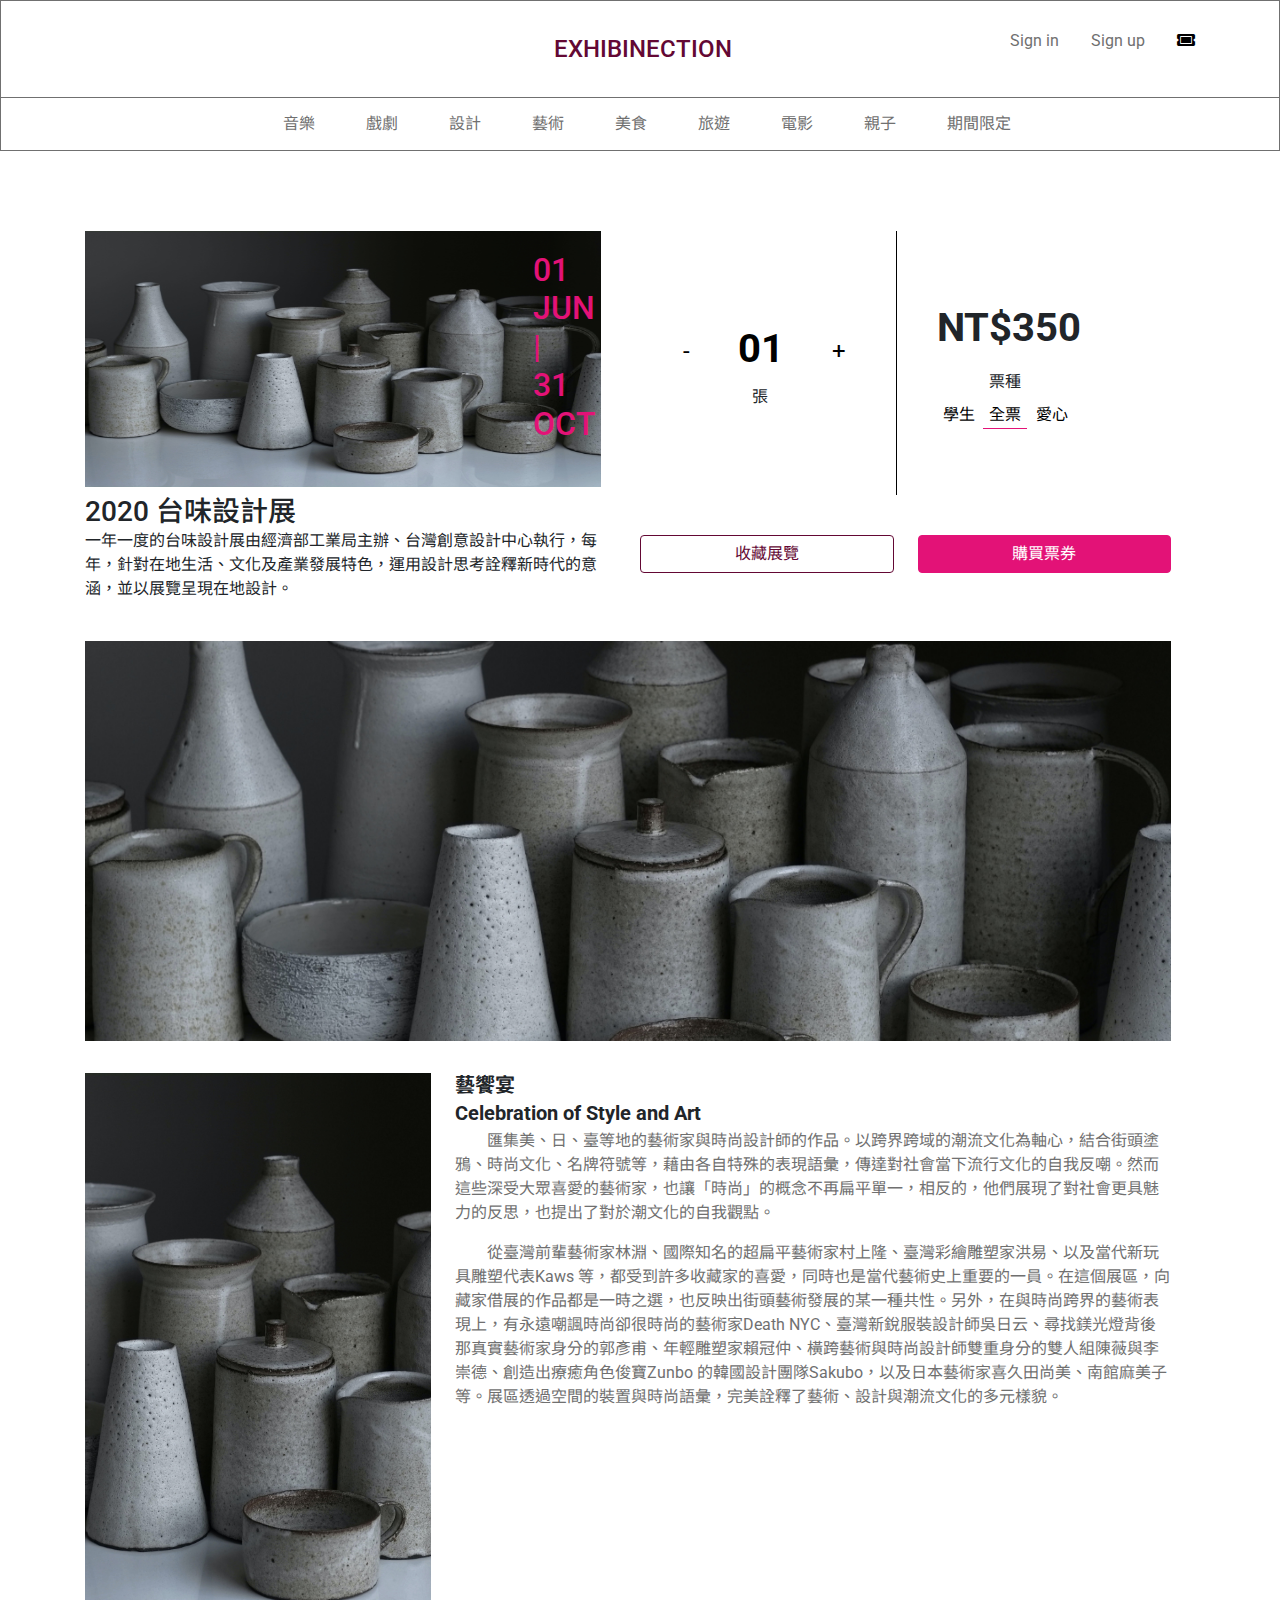
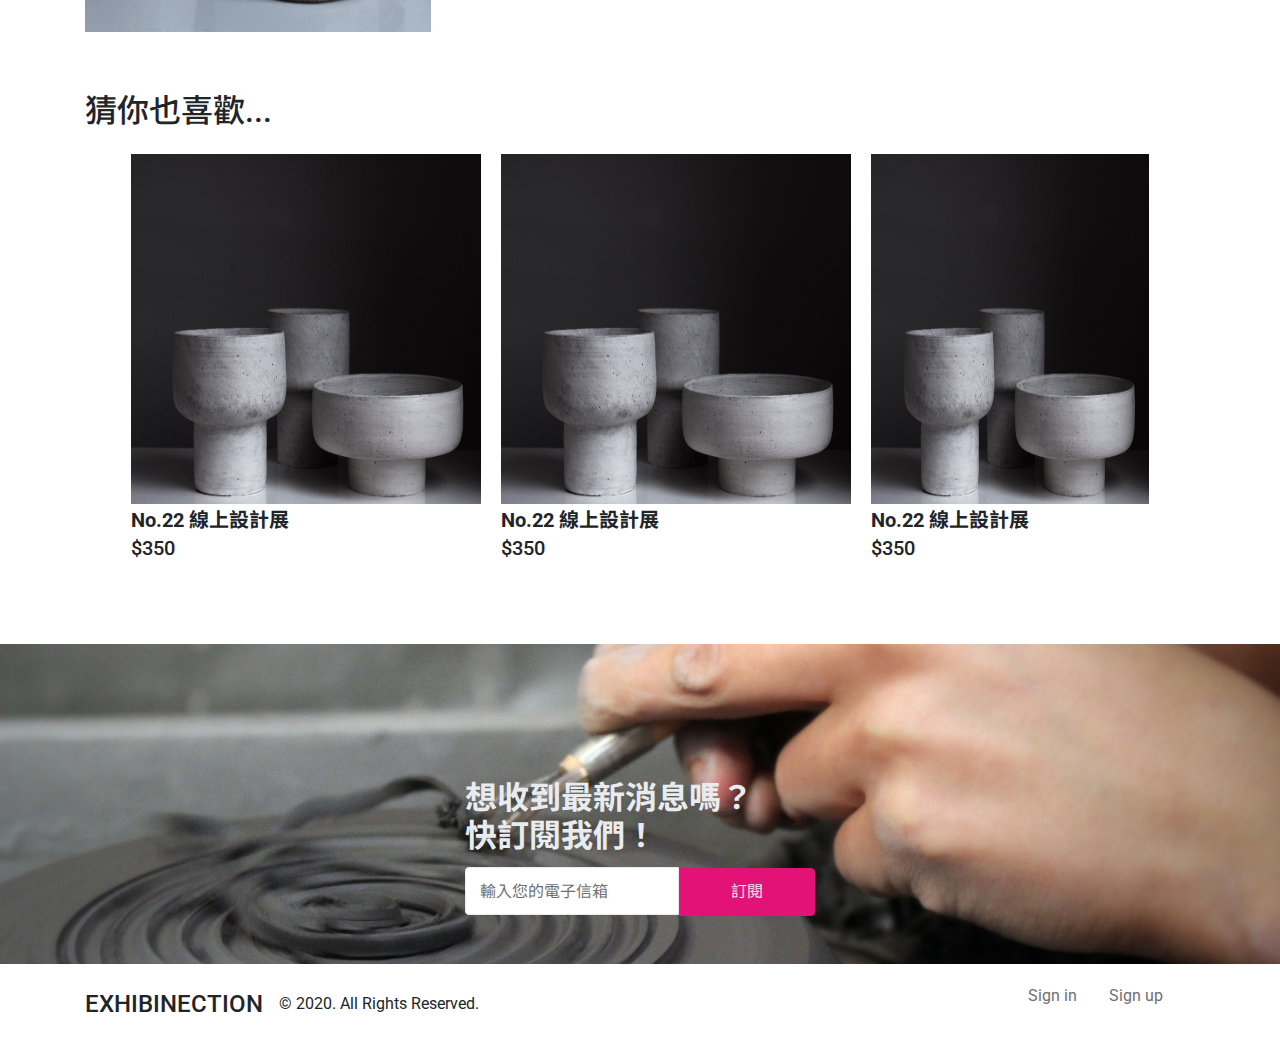
<file: detail.html>
<!DOCTYPE html>
<html lang="en">

  <head>
    <meta charset="UTF-8">
    <meta name="viewport" content="width=device-width, initial-scale=1.0">
    <meta http-equiv="X-UA-Compatible" content="ie=edge">
    <title>購票網首頁</title>
    <link rel="stylesheet" href="https://cdnjs.cloudflare.com/ajax/libs/font-awesome/5.13.0/css/all.min.css" />
    <link href="https://fonts.googleapis.com/css2?family=Noto+Sans+TC:wght@300;400;500;700&family=Roboto:wght@400;500;700&display=swap" rel="stylesheet">
    <link rel="stylesheet" href="./assets/style/all.css">
  </head>

  <body>
<header class="header">
  <nav class="border-info">
    <div class=" title wrap d-flex pt7 pb7 justify-content-center align-items-center">
      <div class="col-7 d-flex justify-content-end">
        <h1 class="text-sm text-primary d-flex">
          <a href="index.html" class="text-primary">EXHIBINECTION</a>
          </h1>
      </div>
      <div class="col-5  d-flex justify-content-end">
        <div class="d-flex justify-content-between">
          <ul class="d-flex justify-content-between">
            <li><a href="#" class="link-info pr8">Sign in</a></li>
            <li><a href="#" class="link-info pr8">Sign up</a></li>
            <li><a href="#" class="link-dark"><i class="fas fa-ticket-alt position-relative"></i></a></li>
          </ul>
        </div>
      </div>
    </div>
  </nav>
  <div class="border-info border-top-0 border-left-0 border-right-0 d-flex">
    <ul class="header-menu wrap d-flex justify-content-center pt14 pb14">
      <li><a href="#" class="link-info mr18">音樂</a></li>
      <li><a href="#" class="link-info mr18">戲劇</a></li>
      <li><a href="#" class="link-info mr18">設計</a></li>
      <li><a href="product.html" class="link-info mr18">藝術</a></li>
      <li><a href="#" class="link-info mr18">美食</a></li>
      <li><a href="#" class="link-info mr18">旅遊</a></li>
      <li><a href="#" class="link-info mr18">電影</a></li>
      <li><a href="#" class="link-info mr18">親子</a></li>
      <li><a href="#" class="link-info mr18">期間限定</a></li>
    </ul>
  </div>
</header>

    <div class="detail">
    <div class="wrap">
        <div class="row pt20">
                <div class="position-relative w-540 mb2">
                    <img class="productImg" src="./assets/images/index-1.jpg" alt="">
                    <h2 class="aaa position-absolute text-danger">01<br>JUN<br>|<br>31<br>OCT</h2>    
                </div>
                    <div class="col-3 d-flex flex-column justify-content-center border-right pl16 pr13">
                <div class="d-flex align-items-center">
                    <button class="text-sm ticket-num">-</button>
                    <input class="text-xl font-weight-bold ticket-num-word ticket-num" type="text" name="" id="" value="01">
                    <button class="text-sm ticket-num">+</button>
                </div>    
                <div class="text-center text-normal">張</div>
            </div>
            <div class="col-2 pl10 d-flex flex-column justify-content-center">
                <div class="mb3 text-xl d-flex align-items-center font-weight-bold">
                    NT$350
                </div>    
                <div class="text-center mb2 text-normal">票種</div>
                <div class="d-flex justify-content-between">
                    <button class="ticket-num text-normal">學生</button>
                    <button class="ticket-num text-normal border-bottom-danger">全票</button>
                    <button class="ticket-num text-normal">愛心</button>
                </div>   
            </div>
            <div class="row mb10">
                <div class="col-6">
                    <h3>2020 台味設計展</h3>
                    <p>一年一度的台味設計展由經濟部工業局主辦、台灣創意設計中心執行，每年，針對在地生活、文化及產業發展特色，運用設計思考詮釋新時代的意涵，並以展覽呈現在地設計。</p>
                </div>
                <div class="pt10 col-3 justify-content-end align-items-end">
                    <button class="btn btn-outline-primary w-100">收藏展覽</button>
                </div>
                <div class="pt10 col-3 justify-content-end align-items-end">
                    <button class="btn btn-danger w-100">購買票券</button>
                </div>
            </div>
            <div class="row mb8">
                <img class="h-400 obj-fit-cover" src="./assets/images/index-1.jpg" alt="">
            </div>
            <div class="row">
                <div class="col-4">
                    <img class="h-559 obj-fit-cover" src="./assets/images/index-1.jpg" alt="">
                </div>
                <div class="col-8">
                    <h3 class="text-xs font-weight-bold mb1">藝饗宴</h3>
                    <h3 class="text-xs font-weight-bold mb1">​Celebration of Style and Art</h3>
                    <p class="text-info mb4 text-indent-2">匯集美、日、臺等地的藝術家與時尚設計師的作品。以跨界跨域的潮流文化為軸心，結合街頭塗鴉、時尚文化、名牌符號等，藉由各自特殊的表現語彙，傳達對社會當下流行文化的自我反嘲。然而這些深受大眾喜愛的藝術家，也讓「時尚」的概念不再扁平單一，相反的，他們展現了對社會更具魅力的反思，也提出了對於潮文化的自我觀點。</p>
                    <p class="text-info mb4 text-indent-2">從臺灣前輩藝術家林淵、國際知名的超扁平藝術家村上隆、臺灣彩繪雕塑家洪易、以及當代新玩具雕塑代表Kaws 等，都受到許多收藏家的喜愛，同時也是當代藝術史上重要的一員。在這個展區，向藏家借展的作品都是一時之選，也反映出街頭藝術發展的某一種共性。另外，在與時尚跨界的藝術表現上，有永遠嘲諷時尚卻很時尚的藝術家Death NYC、臺灣新銳服裝設計師吳日云、尋找鎂光燈背後那真實藝術家身分的郭彥甫、年輕雕塑家賴冠仲、橫跨藝術與時尚設計師雙重身分的雙人組陳薇與李崇德、創造出療癒角色俊寶Zunbo 的韓國設計團隊Sakubo，以及日本藝術家喜久田尚美、南館麻美子等。展區透過空間的裝置與時尚語彙，完美詮釋了藝術、設計與潮流文化的多元樣貌。</p>
                </div>
            </div>
        </div>
    </div>
</div>



    <div class="preference">
      <div class="wrap pt15 pb15">
          <h2 class="mb6">猜你也喜歡...</h2>
          <div class="row">
              <ul class="d-flex justify-content-center">
                <li class=" col-4">
                  <img src="assets/images/img-3.jpg" class="mb1" alt="線上展覽">
                  <h5 class="font-weight-bold text-xs mb1">No.22 線上設計展</h5>
                  <h6 class="text-xs">$350</h6>
                </li>
                <li class=" col-4">
                    <img src="assets/images/img-3.jpg" class="mb1" alt="線上展覽">
                    <h5 class="font-weight-bold text-xs mb1">No.22 線上設計展</h5>
                    <h6 class="text-xs">$350</h6>
                </li>
                <li class="col-3">
                    <img src="assets/images/img-3.jpg" class="mb1" alt="線上展覽">
                    <h5 class="font-weight-bold text-xs mb1">No.22 線上設計展</h5>
                    <h6 class="text-xs">$350</h6>
                </li>
              </ul>
          </div>
      </div>
  </div>
    <footer class="footer">
      <div class="subscripe d-flex flex-column justify-content-end">
        <div class="wrap">
          <h3 class="mb3 text-lg font-weight-bold text-light">想收到最新消息嗎？<br>快訂閱我們！</h3>
          <div class="mail d-flex mb12">
            <form action="subscribe.do" method="get">
              <input type="email" name="email" placeholder="輸入您的電子信箱">
              <input type="submit" class="text-light" value="訂閱">
            </form>
          </div>
        </div>
      </div>
      <div class="wrap copyrigt d-flex align-items-center justify-content-between">
        <div class="pt7 pb7 d-flex">
          <h4 class="line-high1 mr4 text-sm">EXHIBINECTION</h4>
          <p>© 2020. All Rights Reserved.</p>
        </div>
        <ul class="d-flex justify-content-between">
          <li><a href="#" class="link-info pr8">Sign in</a></li>
          <li><a href="#" class="link-info pr8">Sign up</a></li>
        </ul>
      </div>
    </footer>

    <script src="./assets/js/vendors.js"></script>
    <script src="./assets/js/all.js"></script>
  </body>

</html>

<div class="cart-list bg-dark p8 position-absolute">
  <h2 class="text-white mb3">Cart List</h2>
  <div class="cart-item-detail mb7">
      <div class="cart-item bg-white mb3">
          <div class="row pl1 pt1"><i class="fas fa-times"></i></div>
          <div class="row cart-info">
              <div class="col-4">
                  <img class="img-sm" src="./assets/images/index-1.jpg" alt="">
              </div>
              
              <div class=" col-5 flex-column">
                  <h5 class="text-normal font-weight-bold mb1">2020 台味設計展</h5>
                  <p class="text-normal mb1">01 JUN — 31 OCT</p>
                  <p class="text-secondary mb3">全票</p>
                  <p class="text-xs font-weight-bold">NT$350</p>
              </div>
              <div class="col-3">
                  <div class="d-flex align-items-center">
                      <button class="text-sm ticket-num">-</button>
                      <input class="text-sm font-weight-bold ticket-num-word ticket-num" type="text" name="" id="" value="01" size="2">
                      <button class="text-sm ticket-num">+</button>
                  </div>
              </div>
          </div>
      </div>

      <div class="cart-item bg-white mb3">
          <div class="row pl1 pt1"><i class="fas fa-times"></i></div>
          <div class="row cart-info">
              <div class="col-4">
                  <img class="img-sm" src="./assets/images/index-1.jpg" alt="">
              </div>
              
              <div class=" col-5 flex-column">
                  <h5 class="text-normal font-weight-bold mb1">2020 台味設計展</h5>
                  <p class="text-normal mb1">01 JUN — 31 OCT</p>
                  <p class="text-secondary mb3">全票</p>
                  <p class="text-xs font-weight-bold">NT$350</p>
              </div>
              <div class="col-3">
                  <div class="d-flex align-items-center">
                      <button class="text-sm ticket-num">-</button>
                      <input class="text-sm font-weight-bold ticket-num-word ticket-num" type="text" name="" id="" value="01" size="2">
                      <button class="text-sm ticket-num">+</button>
                  </div>
              </div>
          </div>
      </div>

      <div class="cart-item bg-white mb3">
          <div class="row pl1 pt1"><i class="fas fa-times"></i></div>
          <div class="row cart-info">
              <div class="col-4">
                  <img class="img-sm" src="./assets/images/index-1.jpg" alt="">
              </div>
              
              <div class=" col-5 flex-column">
                  <h5 class="text-normal font-weight-bold mb1">2020 台味設計展</h5>
                  <p class="text-normal mb1">01 JUN — 31 OCT</p>
                  <p class="text-secondary mb3">全票</p>
                  <p class="text-xs font-weight-bold">NT$350</p>
              </div>
              <div class="col-3">
                  <div class="d-flex align-items-center">
                      <button class="text-sm ticket-num">-</button>
                      <input class="text-sm font-weight-bold ticket-num-word ticket-num" type="text" name="" id="" value="01" size="2">
                      <button class="text-sm ticket-num">+</button>
                  </div>
              </div>
          </div>
      </div>

      <div class="cart-item bg-white mb3">
          <div class="row pl1 pt1"><i class="fas fa-times"></i></div>
          <div class="row cart-info">
              <div class="col-4">
                  <img class="img-sm" src="./assets/images/index-1.jpg" alt="">
              </div>
              
              <div class=" col-5 flex-column">
                  <h5 class="text-normal font-weight-bold mb1">2020 台味設計展</h5>
                  <p class="text-normal mb1">01 JUN — 31 OCT</p>
                  <p class="text-secondary mb3">全票</p>
                  <p class="text-xs font-weight-bold">NT$350</p>
              </div>
              <div class="col-3">
                  <div class="d-flex align-items-center">
                      <button class="text-sm ticket-num">-</button>
                      <input class="text-sm font-weight-bold ticket-num-word ticket-num" type="text" name="" id="" value="01" size="2">
                      <button class="text-sm ticket-num">+</button>
                  </div>
              </div>
          </div>
      </div>
  </div>
  <div class="row align-items-between justify-content-center">
      <div class="col-8 d-flex">
          <h5 class="text-white mr6">小計</h5>
          <h5 class="text-white">NT$1050</h5>
      </div>
      <div class="col-4 d-flex justify-content-end">
          <button class="btn btn-white text-primary">前往結帳</button>
      </div>
  </div>
</div>

<script src="https://code.jquery.com/jquery-3.6.0.slim.js" integrity="sha256-HwWONEZrpuoh951cQD1ov2HUK5zA5DwJ1DNUXaM6FsY=" crossorigin="anonymous"></script>
<script>
$('.fa-ticket-alt').click(function(e) {
  // e.preventDefault();
  $('.cart-list').toggle();
})
</script>
</file>
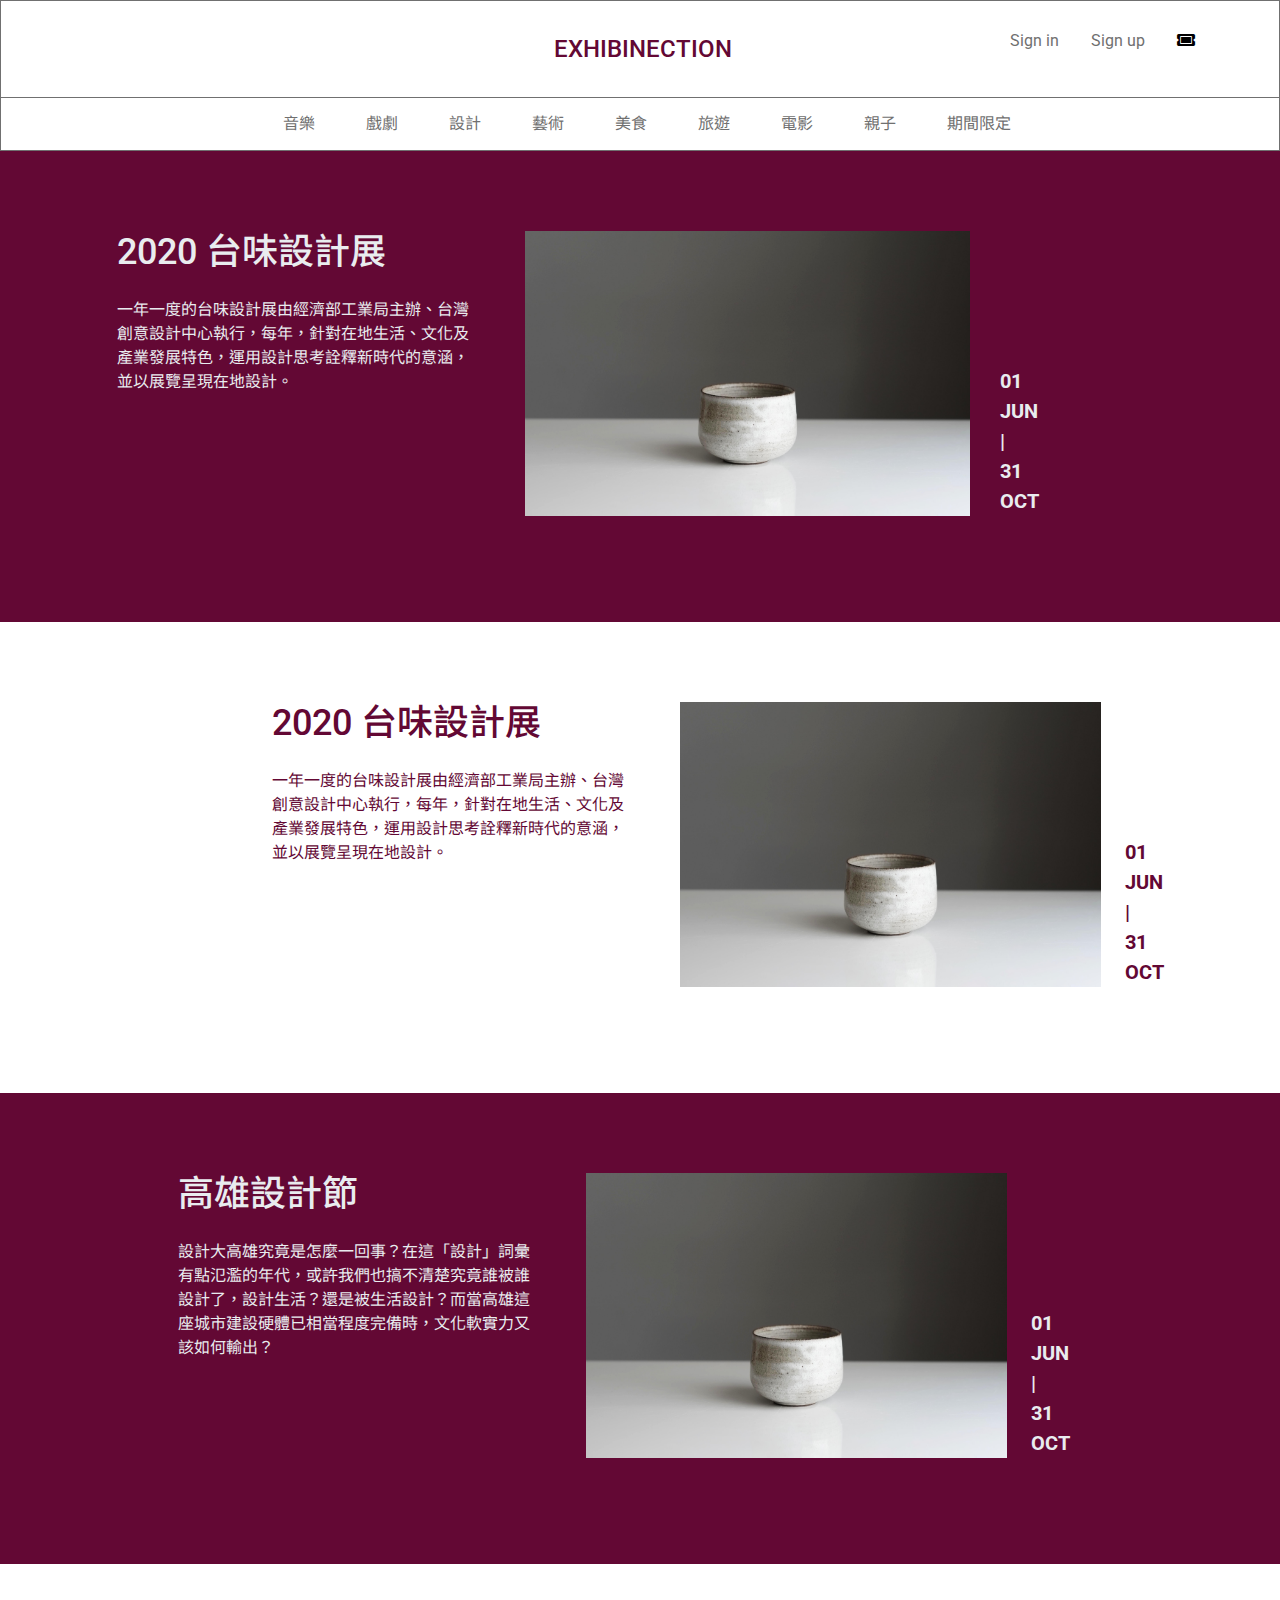
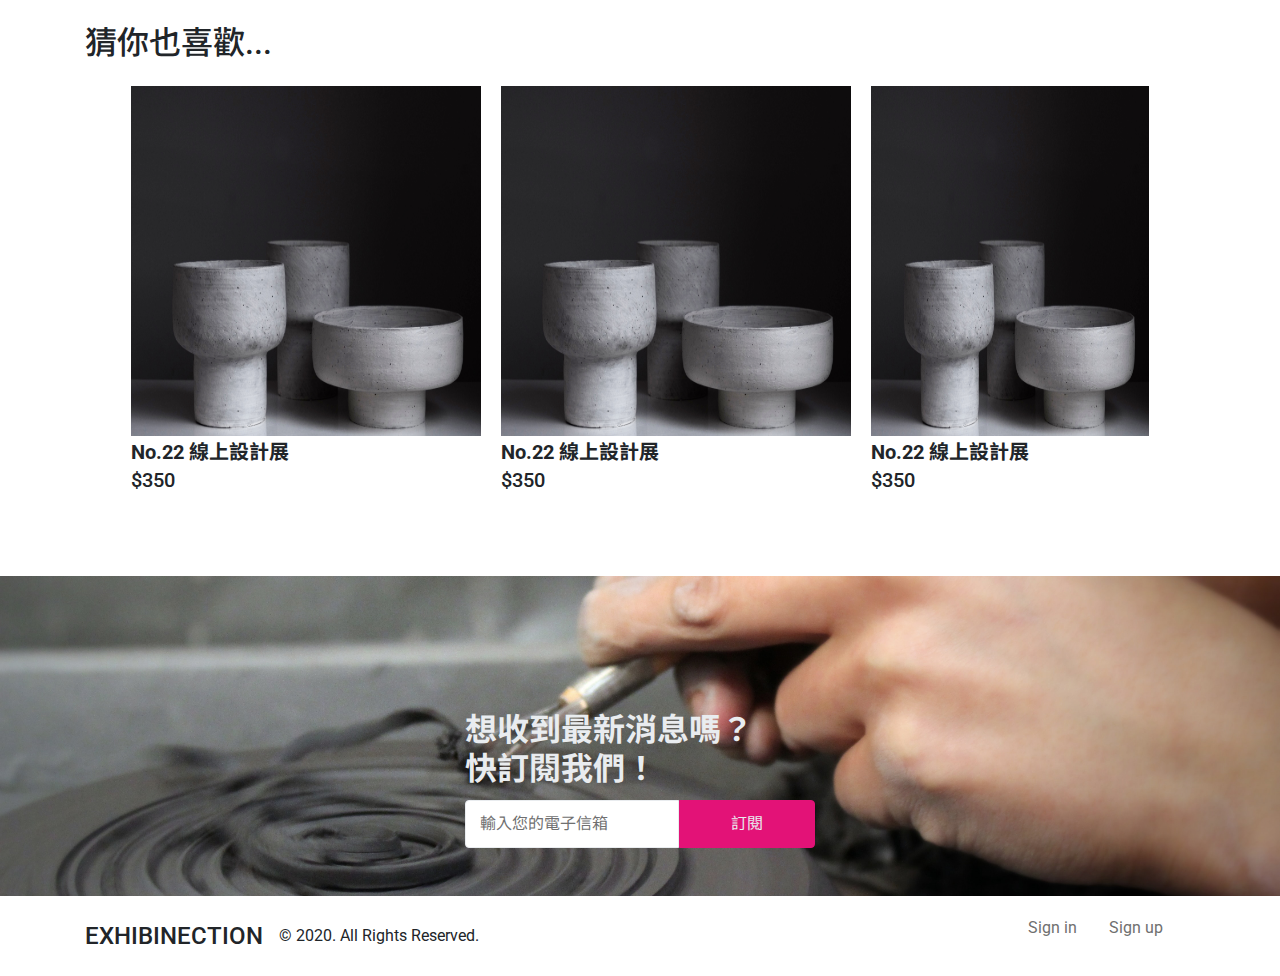
<file: product.html>
<!DOCTYPE html>
<html lang="en">

  <head>
    <meta charset="UTF-8">
    <meta name="viewport" content="width=device-width, initial-scale=1.0">
    <meta http-equiv="X-UA-Compatible" content="ie=edge">
    <title>購票網首頁</title>
    <link rel="stylesheet" href="https://cdnjs.cloudflare.com/ajax/libs/font-awesome/5.13.0/css/all.min.css" />
    <link href="https://fonts.googleapis.com/css2?family=Noto+Sans+TC:wght@300;400;500;700&family=Roboto:wght@400;500;700&display=swap" rel="stylesheet">
    <link rel="stylesheet" href="./assets/style/all.css">
  </head>

  <body>
<header class="header">
  <nav class="border-info">
    <div class=" title wrap d-flex pt7 pb7 justify-content-center align-items-center">
      <div class="col-7 d-flex justify-content-end">
        <h1 class="text-sm text-primary d-flex">
          <a href="index.html" class="text-primary">EXHIBINECTION</a>
          </h1>
      </div>
      <div class="col-5  d-flex justify-content-end">
        <div class="d-flex justify-content-between">
          <ul class="d-flex justify-content-between">
            <li><a href="#" class="link-info pr8">Sign in</a></li>
            <li><a href="#" class="link-info pr8">Sign up</a></li>
            <li><a href="#" class="link-dark"><i class="fas fa-ticket-alt position-relative"></i></a></li>
          </ul>
        </div>
      </div>
    </div>
  </nav>
  <div class="border-info border-top-0 border-left-0 border-right-0 d-flex">
    <ul class="header-menu wrap d-flex justify-content-center pt14 pb14">
      <li><a href="#" class="link-info mr18">音樂</a></li>
      <li><a href="#" class="link-info mr18">戲劇</a></li>
      <li><a href="#" class="link-info mr18">設計</a></li>
      <li><a href="product.html" class="link-info mr18">藝術</a></li>
      <li><a href="#" class="link-info mr18">美食</a></li>
      <li><a href="#" class="link-info mr18">旅遊</a></li>
      <li><a href="#" class="link-info mr18">電影</a></li>
      <li><a href="#" class="link-info mr18">親子</a></li>
      <li><a href="#" class="link-info mr18">期間限定</a></li>
    </ul>
  </div>
</header>

    <div class="product">
    <div class="activity activity-primary banner d-flex">
        <div class="wrap">
            <div class="row pt20 justify-content-center">
                <div class="col-4 mr30">
                    <h2 class="text-xls text-light mb6">2020 台味設計展</h2>
                    <p class="text-normal text-light">一年一度的台味設計展由經濟部工業局主辦、台灣創意設計中心執行，每年，針對在地生活、文化及產業發展特色，運用設計思考詮釋新時代的意涵，並以展覽呈現在地設計。</p>
                </div>
                <div class="col-7 d-flex justify-content-start">
                    <a href="detail.html" class="mr30"><img src="./assets/images/img-1.jpg" alt=""></a>
                    <p class=" text-light d-flex align-items-end text-xs font-weight-bold">
                        01<br>JUN<br> |<br> 31<br> OCT<br>
                    </p>
                </div>


            </div>
        </div>
    </div>
    <div class="activity activity-light banner d-flex">
        <div class="wrap">
            <div class="row pt20 justify-content-end">
                <div class="col-4 mr30">
                    <h2 class="text-xls mb6">2020 台味設計展</h2>
                    <p class="text-normal">一年一度的台味設計展由經濟部工業局主辦、台灣創意設計中心執行，每年，針對在地生活、文化及產業發展特色，運用設計思考詮釋新時代的意涵，並以展覽呈現在地設計。</p>
                </div>
                <img src="./assets/images/img-1.jpg" alt="">
                </a>
                <p class="col-1  d-flex align-items-end text-xs font-weight-bold">
                    01<br>JUN<br> |<br> 31<br> OCT<br>
                </p>
            </div>
        </div>
    </div>
    <div class="activity activity-primary banner d-flex">
        <div class="wrap">
            <div class="row pt20 justify-content-center">
                <div class="col-4 mr30">
                    <h2 class="text-xls text-light mb6">高雄設計節</h2>
                    <p class="text-normal text-light">設計大高雄究竟是怎麼一回事？在這「設計」詞彙有點氾濫的年代，或許我們也搞不清楚究竟誰被誰設計了，設計生活？還是被生活設計？而當高雄這座城市建設硬體已相當程度完備時，文化軟實力又該如何輸出？</p>
                </div>
                <img src="./assets/images/img-1.jpg" alt="">
                <p class="col-1 text-light d-flex align-items-end text-xs font-weight-bold">
                    01<br>JUN<br> |<br> 31<br> OCT<br>
                </p>
            </div>
        </div>
    </div>

</div>

    <div class="preference">
      <div class="wrap pt15 pb15">
          <h2 class="mb6">猜你也喜歡...</h2>
          <div class="row">
              <ul class="d-flex justify-content-center">
                <li class=" col-4">
                  <img src="assets/images/img-3.jpg" class="mb1" alt="線上展覽">
                  <h5 class="font-weight-bold text-xs mb1">No.22 線上設計展</h5>
                  <h6 class="text-xs">$350</h6>
                </li>
                <li class=" col-4">
                    <img src="assets/images/img-3.jpg" class="mb1" alt="線上展覽">
                    <h5 class="font-weight-bold text-xs mb1">No.22 線上設計展</h5>
                    <h6 class="text-xs">$350</h6>
                </li>
                <li class="col-3">
                    <img src="assets/images/img-3.jpg" class="mb1" alt="線上展覽">
                    <h5 class="font-weight-bold text-xs mb1">No.22 線上設計展</h5>
                    <h6 class="text-xs">$350</h6>
                </li>
              </ul>
          </div>
      </div>
  </div>
    <footer class="footer">
      <div class="subscripe d-flex flex-column justify-content-end">
        <div class="wrap">
          <h3 class="mb3 text-lg font-weight-bold text-light">想收到最新消息嗎？<br>快訂閱我們！</h3>
          <div class="mail d-flex mb12">
            <form action="subscribe.do" method="get">
              <input type="email" name="email" placeholder="輸入您的電子信箱">
              <input type="submit" class="text-light" value="訂閱">
            </form>
          </div>
        </div>
      </div>
      <div class="wrap copyrigt d-flex align-items-center justify-content-between">
        <div class="pt7 pb7 d-flex">
          <h4 class="line-high1 mr4 text-sm">EXHIBINECTION</h4>
          <p>© 2020. All Rights Reserved.</p>
        </div>
        <ul class="d-flex justify-content-between">
          <li><a href="#" class="link-info pr8">Sign in</a></li>
          <li><a href="#" class="link-info pr8">Sign up</a></li>
        </ul>
      </div>
    </footer>

    <script src="./assets/js/vendors.js"></script>
    <script src="./assets/js/all.js"></script>
  </body>

</html>

<div class="cart-list bg-dark p8 position-absolute">
  <h2 class="text-white mb3">Cart List</h2>
  <div class="cart-item-detail mb7">
      <div class="cart-item bg-white mb3">
          <div class="row pl1 pt1"><i class="fas fa-times"></i></div>
          <div class="row cart-info">
              <div class="col-4">
                  <img class="img-sm" src="./assets/images/index-1.jpg" alt="">
              </div>
              
              <div class=" col-5 flex-column">
                  <h5 class="text-normal font-weight-bold mb1">2020 台味設計展</h5>
                  <p class="text-normal mb1">01 JUN — 31 OCT</p>
                  <p class="text-secondary mb3">全票</p>
                  <p class="text-xs font-weight-bold">NT$350</p>
              </div>
              <div class="col-3">
                  <div class="d-flex align-items-center">
                      <button class="text-sm ticket-num">-</button>
                      <input class="text-sm font-weight-bold ticket-num-word ticket-num" type="text" name="" id="" value="01" size="2">
                      <button class="text-sm ticket-num">+</button>
                  </div>
              </div>
          </div>
      </div>

      <div class="cart-item bg-white mb3">
          <div class="row pl1 pt1"><i class="fas fa-times"></i></div>
          <div class="row cart-info">
              <div class="col-4">
                  <img class="img-sm" src="./assets/images/index-1.jpg" alt="">
              </div>
              
              <div class=" col-5 flex-column">
                  <h5 class="text-normal font-weight-bold mb1">2020 台味設計展</h5>
                  <p class="text-normal mb1">01 JUN — 31 OCT</p>
                  <p class="text-secondary mb3">全票</p>
                  <p class="text-xs font-weight-bold">NT$350</p>
              </div>
              <div class="col-3">
                  <div class="d-flex align-items-center">
                      <button class="text-sm ticket-num">-</button>
                      <input class="text-sm font-weight-bold ticket-num-word ticket-num" type="text" name="" id="" value="01" size="2">
                      <button class="text-sm ticket-num">+</button>
                  </div>
              </div>
          </div>
      </div>

      <div class="cart-item bg-white mb3">
          <div class="row pl1 pt1"><i class="fas fa-times"></i></div>
          <div class="row cart-info">
              <div class="col-4">
                  <img class="img-sm" src="./assets/images/index-1.jpg" alt="">
              </div>
              
              <div class=" col-5 flex-column">
                  <h5 class="text-normal font-weight-bold mb1">2020 台味設計展</h5>
                  <p class="text-normal mb1">01 JUN — 31 OCT</p>
                  <p class="text-secondary mb3">全票</p>
                  <p class="text-xs font-weight-bold">NT$350</p>
              </div>
              <div class="col-3">
                  <div class="d-flex align-items-center">
                      <button class="text-sm ticket-num">-</button>
                      <input class="text-sm font-weight-bold ticket-num-word ticket-num" type="text" name="" id="" value="01" size="2">
                      <button class="text-sm ticket-num">+</button>
                  </div>
              </div>
          </div>
      </div>

      <div class="cart-item bg-white mb3">
          <div class="row pl1 pt1"><i class="fas fa-times"></i></div>
          <div class="row cart-info">
              <div class="col-4">
                  <img class="img-sm" src="./assets/images/index-1.jpg" alt="">
              </div>
              
              <div class=" col-5 flex-column">
                  <h5 class="text-normal font-weight-bold mb1">2020 台味設計展</h5>
                  <p class="text-normal mb1">01 JUN — 31 OCT</p>
                  <p class="text-secondary mb3">全票</p>
                  <p class="text-xs font-weight-bold">NT$350</p>
              </div>
              <div class="col-3">
                  <div class="d-flex align-items-center">
                      <button class="text-sm ticket-num">-</button>
                      <input class="text-sm font-weight-bold ticket-num-word ticket-num" type="text" name="" id="" value="01" size="2">
                      <button class="text-sm ticket-num">+</button>
                  </div>
              </div>
          </div>
      </div>
  </div>
  <div class="row align-items-between justify-content-center">
      <div class="col-8 d-flex">
          <h5 class="text-white mr6">小計</h5>
          <h5 class="text-white">NT$1050</h5>
      </div>
      <div class="col-4 d-flex justify-content-end">
          <button class="btn btn-white text-primary">前往結帳</button>
      </div>
  </div>
</div>

<script src="https://code.jquery.com/jquery-3.6.0.slim.js" integrity="sha256-HwWONEZrpuoh951cQD1ov2HUK5zA5DwJ1DNUXaM6FsY=" crossorigin="anonymous"></script>
<script>
$('.fa-ticket-alt').click(function(e) {
  // e.preventDefault();
  $('.cart-list').toggle();
})
</script>
</file>
